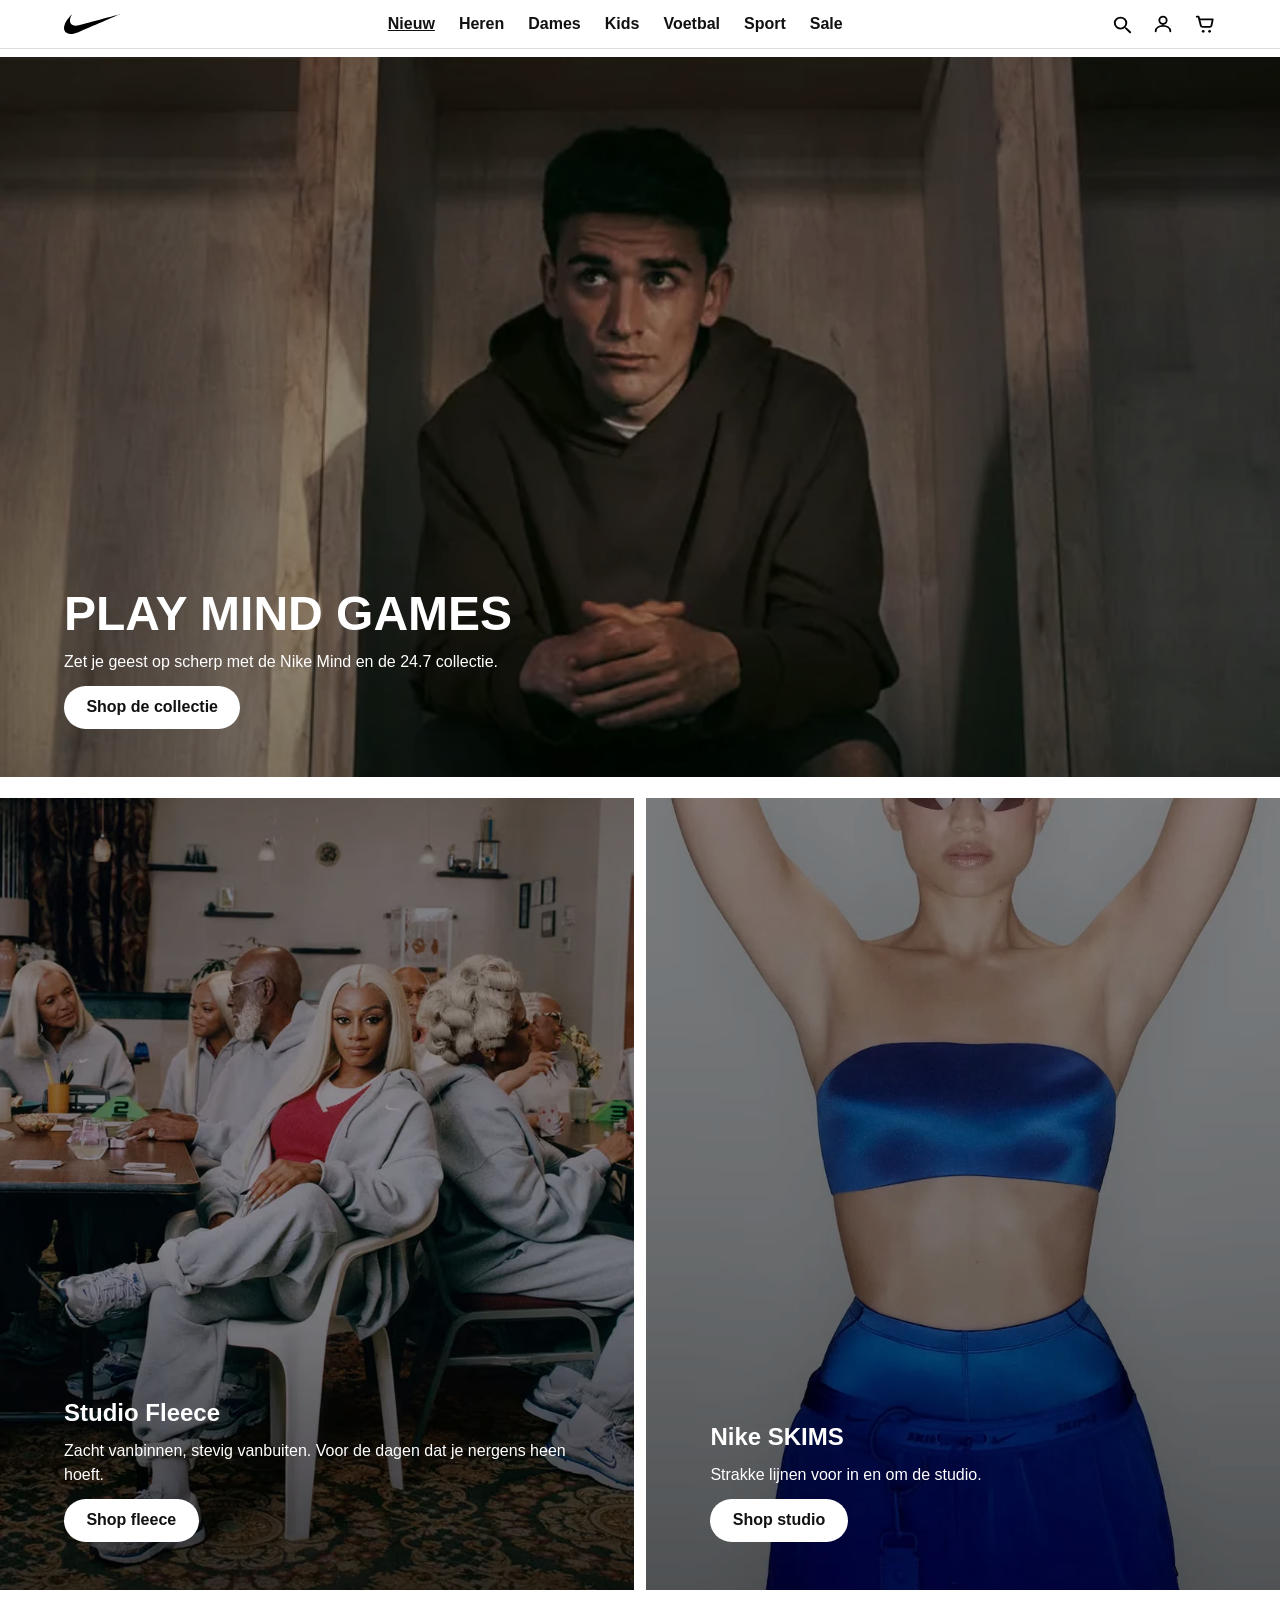
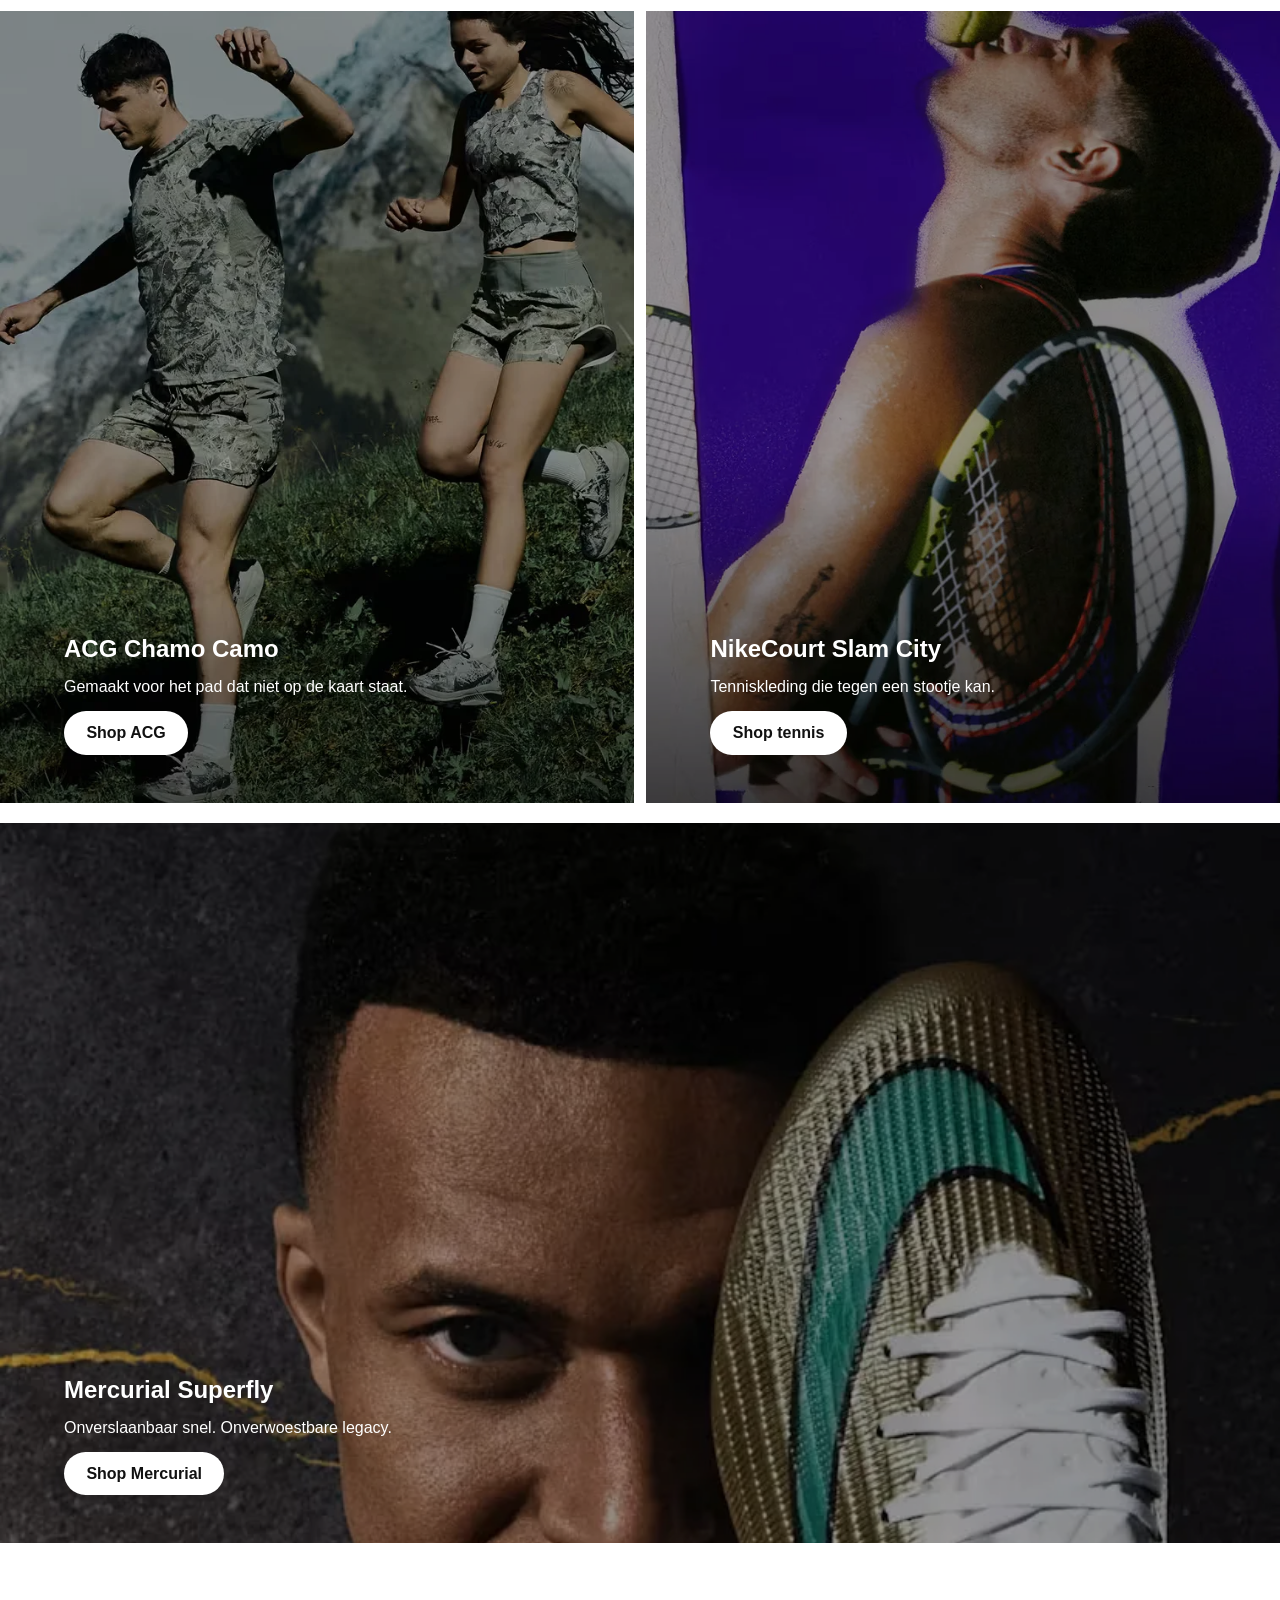
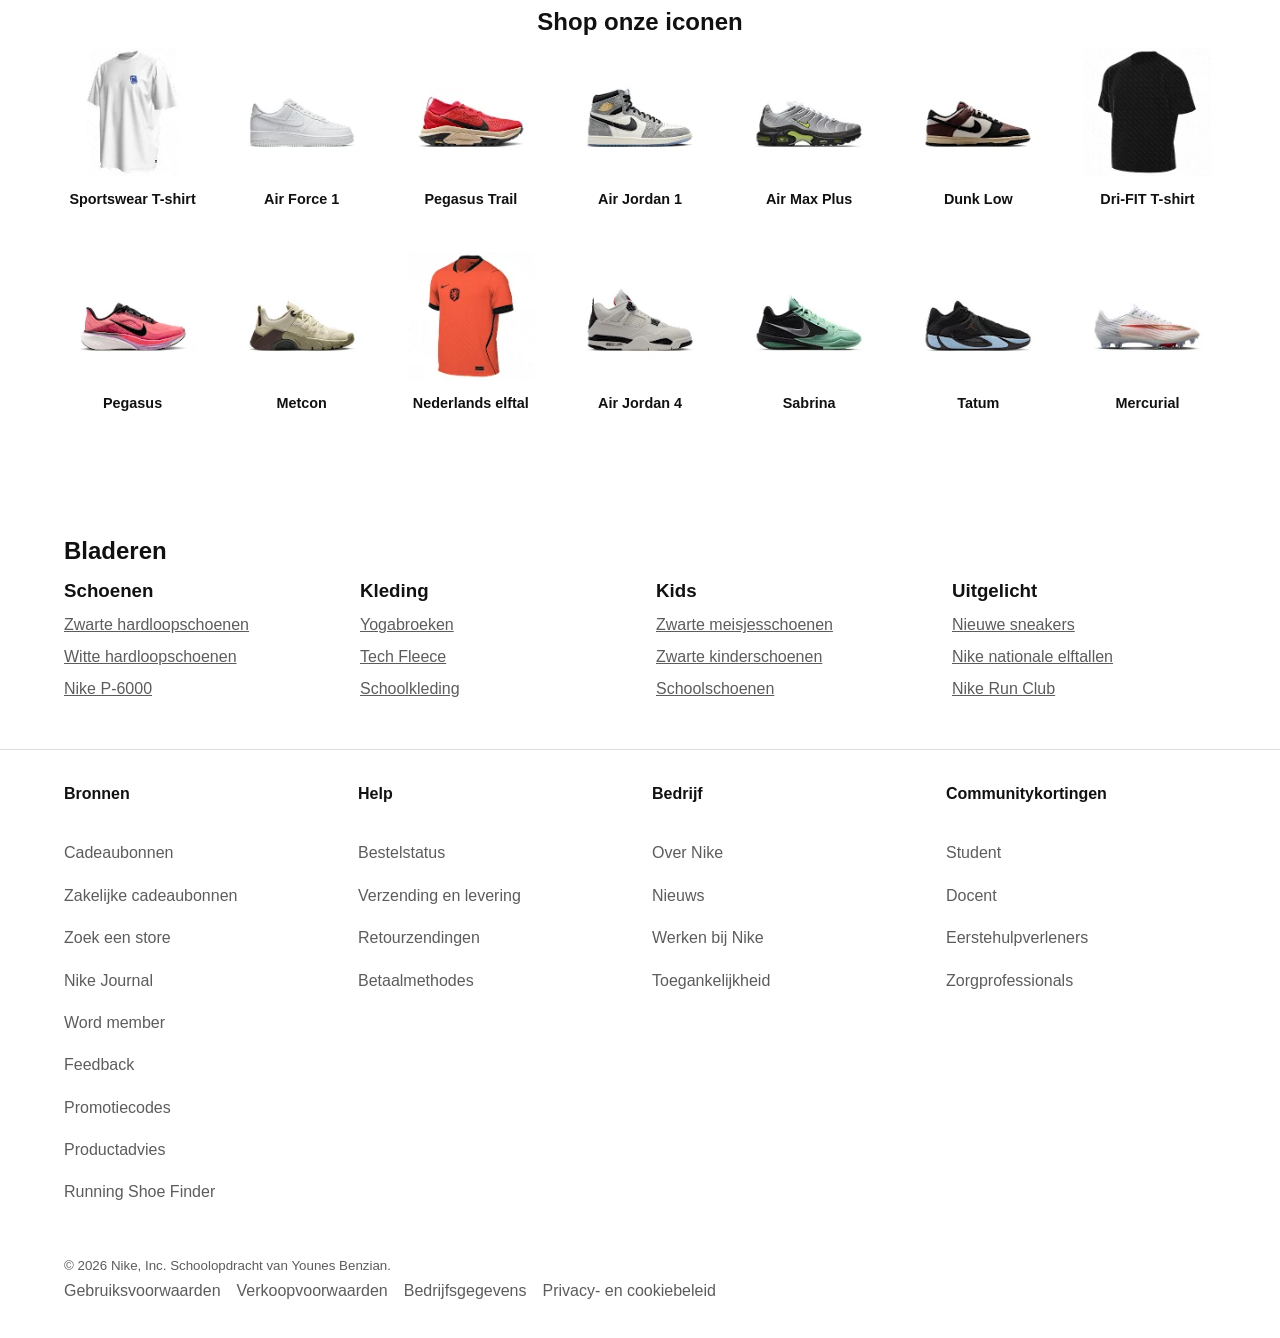
<file: index.html>
<!DOCTYPE html>
<html lang="nl">

<head>
	<meta charset="UTF-8">
	<meta name="viewport" content="width=device-width, initial-scale=1">
	<meta name="author" content="Younes Benzian">
	<meta name="description" content="Namaak van de homepagina van Nike, gemaakt voor Frontend Development.">

	<title>Nike. Just Do It. Nike NL</title>

	<link rel="icon" href="images/logo-nike.svg" type="image/svg+xml">
	<link rel="stylesheet" href="styles/style.css">
	<link rel="stylesheet" href="styles/home.css">

	<script src="scripts/script.js" defer></script>
</head>

<body>

	<!-- skiplink staat expres als allereerst\e.  -->
	<a href="#inhoud">Direct naar de inhoud</a>

	<header>

		<a href="index.html">
			<img src="images/logo-nike.svg" alt="Nike, naar de homepagina">
		</a>

		<nav aria-label="Snelmenu">
			<ul>
				<li><a href="detail.html"><img src="images/search.svg" alt="Zoeken"></a></li>
				<li><a href="detail.html"><img src="images/user.svg" alt="Inloggen"></a></li>
				<li><a href="detail.html"><img src="images/cart.svg" alt="Winkelwagen"></a></li>
			</ul>
		</nav>

		<!-- ariacontrols moet naar een id wijzen, daarom heb ik hier toch een id gebruikt. zonder id kon ik nergens naar verwijzen -->
		 
		<button type="button" aria-label="Hamburgermenu" aria-controls="hoofdmenu" aria-expanded="false">
	<img src="images/menu.svg" alt="">
	<!-- alt leeg laten zodat het niet 2x iets opleest -->
</button>

		<nav id="hoofdmenu" aria-label="Hoofdmenu">
			<ul>
				<li><a href="index.html" aria-current="page">Nieuw</a></li>
				<li><a href="detail.html">Heren</a></li>
				<li><a href="detail.html">Dames</a></li>
				<li><a href="detail.html">Kids</a></li>
				<li><a href="detail.html">Voetbal</a></li>
				<li><a href="detail.html">Sport</a></li>
				<li><a href="detail.html">Sale</a></li>
			</ul>
		</nav>

	</header>

	<main id="inhoud">

		
		<section>
			<img src="images/hero.webp" alt="Sporter zit in de kleedkamer voor de wedstrijd">
			<h1>Play mind games</h1>
			<p>Zet je geest op scherp met de Nike Mind en de 24.7 collectie.</p>
			<a href="detail.html">Shop de collectie</a>
		</section>

		<section>
			<img src="images/banner-fleece.webp" alt="Groep mensen in grijze joggingpakken in een kapsalon">
			<h2>Studio Fleece</h2>
			<p>Zacht vanbinnen, stevig vanbuiten. Voor de dagen dat je nergens heen hoeft.</p>
			<a href="detail.html">Shop fleece</a>
		</section>

		<section>
			<img src="images/banner-skims.webp" alt="Model in een blauwe top en broek met zonnebril">
			<h2>Nike SKIMS</h2>
			<p>Strakke lijnen voor in en om de studio.</p>
			<a href="detail.html">Shop studio</a>
		</section>

		<section>
			<img src="images/banner-acg.webp" alt="Twee hardlopers op een berghelling">
			<h2>ACG Chamo Camo</h2>
			<p>Gemaakt voor het pad dat niet op de kaart staat.</p>
			<a href="detail.html">Shop ACG</a>
		</section>

		<section>
			<img src="images/banner-court.webp" alt="Tennisser met twee rackets tegen een paarse achtergrond">
			<h2>NikeCourt Slam City</h2>
			<p>Tenniskleding die tegen een stootje kan.</p>
			<a href="detail.html">Shop tennis</a>
		</section>

		<section>
			<img src="images/banner-voetbal.webp" alt="Voetballer houdt een gouden Mercurial Superfly voor zijn gezicht">
			<h2>Mercurial Superfly</h2>
			<p>Onverslaanbaar snel. Onverwoestbare legacy.</p>
			<a href="detail.html">Shop Mercurial</a>
		</section>

		<section>

			<h2>Shop onze iconen</h2>

			<!-- 14 stuks, maar op mobiel laat ik er maar 6 zien met nth-child(n + 7). alternatief was 2 aparte lijstjes maken maar dan staat alles dubbel in de html -->
			 <!-- https://developer.mozilla.org/en-US/docs/Web/CSS/Reference/Selectors/:nth-child -->
			<ul>
				<li>
					<img src="images/icoon-1.webp" alt="Wit Nike T-shirt met een klein blauw logo op de borst">
					<h3><a href="detail.html">Sportswear T-shirt</a></h3>
				</li>
				<li>
					<img src="images/icoon-2.webp" alt="Witte Nike Air Force 1 van opzij">
					<h3><a href="detail.html">Air Force 1</a></h3>
				</li>
				<li>
					<img src="images/icoon-3.webp" alt="Rode Nike Pegasus Trail van opzij">
					<h3><a href="detail.html">Pegasus Trail</a></h3>
				</li>
				<li>
					<img src="images/icoon-4.webp" alt="Grijs met gele Nike Air Jordan 1 High van opzij">
					<h3><a href="detail.html">Air Jordan 1</a></h3>
				</li>
				<li>
					<img src="images/icoon-5.webp" alt="Grijs met groene Nike Air Max Plus van opzij">
					<h3><a href="detail.html">Air Max Plus</a></h3>
				</li>
				<li>
					<img src="images/icoon-6.webp" alt="Bruin met witte Nike Dunk Low van opzij">
					<h3><a href="detail.html">Dunk Low</a></h3>
				</li>
				<li>
					<img src="images/icoon-7.webp" alt="Zwart Nike T-shirt, gezien vanaf de achterkant">
					<h3><a href="detail.html">Dri-FIT T-shirt</a></h3>
				</li>
				<li>
					<img src="images/icoon-8.webp" alt="Roze met paarse Nike Pegasus van opzij">
					<h3><a href="detail.html">Pegasus</a></h3>
				</li>
				<li>
					<img src="images/icoon-9.webp" alt="Beige Nike Metcon trainingsschoen van opzij">
					<h3><a href="detail.html">Metcon</a></h3>
				</li>
				<li>
					<img src="images/icoon-10.webp" alt="Oranje thuisshirt van het Nederlands elftal">
					<h3><a href="detail.html">Nederlands elftal</a></h3>
				</li>
				<li>
					<img src="images/icoon-11.webp" alt="Witte Nike Air Jordan 4 met zwarte details van opzij">
					<h3><a href="detail.html">Air Jordan 4</a></h3>
				</li>
				<li>
					<img src="images/icoon-12.webp" alt="Mintgroene Nike Sabrina basketbalschoen van opzij">
					<h3><a href="detail.html">Sabrina</a></h3>
				</li>
				<li>
					<img src="images/icoon-13.webp" alt="Zwart met blauwe Nike Tatum basketbalschoen van opzij">
					<h3><a href="detail.html">Tatum</a></h3>
				</li>
				<li>
					<img src="images/icoon-14.webp" alt="Witte Nike Mercurial voetbalschoen van opzij">
					<h3><a href="detail.html">Mercurial</a></h3>
				</li>
			</ul>

			<!-- verdwijnt na stretch want dan passen alle iconen er wel op functieloos -->
			<a href="detail.html">Toon alles</a>

		</section>

		<section>
			<h2>Bladeren</h2>

			
			<ul>
				<li>
					<h3>Schoenen</h3>
					<ul>
						<li><a href="detail.html">Zwarte hardloopschoenen</a></li>
						<li><a href="detail.html">Witte hardloopschoenen</a></li>
						<li><a href="detail.html">Nike P-6000</a></li>
					</ul>
				</li>
				<li>
					<h3>Kleding</h3>
					<ul>
						<li><a href="detail.html">Yogabroeken</a></li>
						<li><a href="detail.html">Tech Fleece</a></li>
						<li><a href="detail.html">Schoolkleding</a></li>
					</ul>
				</li>
				<li>
					<h3>Kids</h3>
					<ul>
						<li><a href="detail.html">Zwarte meisjesschoenen</a></li>
						<li><a href="detail.html">Zwarte kinderschoenen</a></li>
						<li><a href="detail.html">Schoolschoenen</a></li>
					</ul>
				</li>
				<li>
					<h3>Uitgelicht</h3>
					<ul>
						<li><a href="detail.html">Nieuwe sneakers</a></li>
						<li><a href="detail.html">Nike nationale elftallen</a></li>
						<li><a href="detail.html">Nike Run Club</a></li>
					</ul>
				</li>
			</ul>
		</section>

	</main>

	<footer>

		<nav>

			<!-- alleen dit blok staat standaard open met het open attribuut, de rest klap je zelf uit -->
			<details open>
				<summary>Bronnen</summary>
				<ul>
					<li><a href="detail.html">Cadeaubonnen</a></li>
					<li><a href="detail.html">Zakelijke cadeaubonnen</a></li>
					<li><a href="detail.html">Zoek een store</a></li>
					<li><a href="detail.html">Nike Journal</a></li>
					<li><a href="detail.html">Word member</a></li>
					<li><a href="detail.html">Feedback</a></li>
					<li><a href="detail.html">Promotiecodes</a></li>
					<li><a href="detail.html">Productadvies</a></li>
					<li><a href="detail.html">Running Shoe Finder</a></li>
				</ul>
			</details>
			<details>
				<summary>Help</summary>
				<ul>
					<li><a href="detail.html">Bestelstatus</a></li>
					<li><a href="detail.html">Verzending en levering</a></li>
					<li><a href="detail.html">Retourzendingen</a></li>
					<li><a href="detail.html">Betaalmethodes</a></li>
				</ul>
			</details>
			<details>
				<summary>Bedrijf</summary>
				<ul>
					<li><a href="detail.html">Over Nike</a></li>
					<li><a href="detail.html">Nieuws</a></li>
					<li><a href="detail.html">Werken bij Nike</a></li>
					<li><a href="detail.html">Toegankelijkheid</a></li>
				</ul>
			</details>

			<details>
				<summary>Communitykortingen</summary>
				<ul>
					<li><a href="detail.html">Student</a></li>
					<li><a href="detail.html">Docent</a></li>
					<li><a href="detail.html">Eerstehulpverleners</a></li>
					<li><a href="detail.html">Zorgprofessionals</a></li>
				</ul>
			</details>
		</nav>

		<small>&copy; 2026 Nike, Inc. Schoolopdracht van Younes Benzian.</small>

		<nav aria-label="Voorwaarden">
			<ul>
				<li><a href="detail.html">Gebruiksvoorwaarden</a></li>
				<li><a href="detail.html">Verkoopvoorwaarden</a></li>
				<li><a href="detail.html">Bedrijfsgegevens</a></li>
				<li><a href="detail.html">Privacy- en cookiebeleid</a></li>
			</ul>
		</nav>

	</footer>

</body>

</html>
</file>
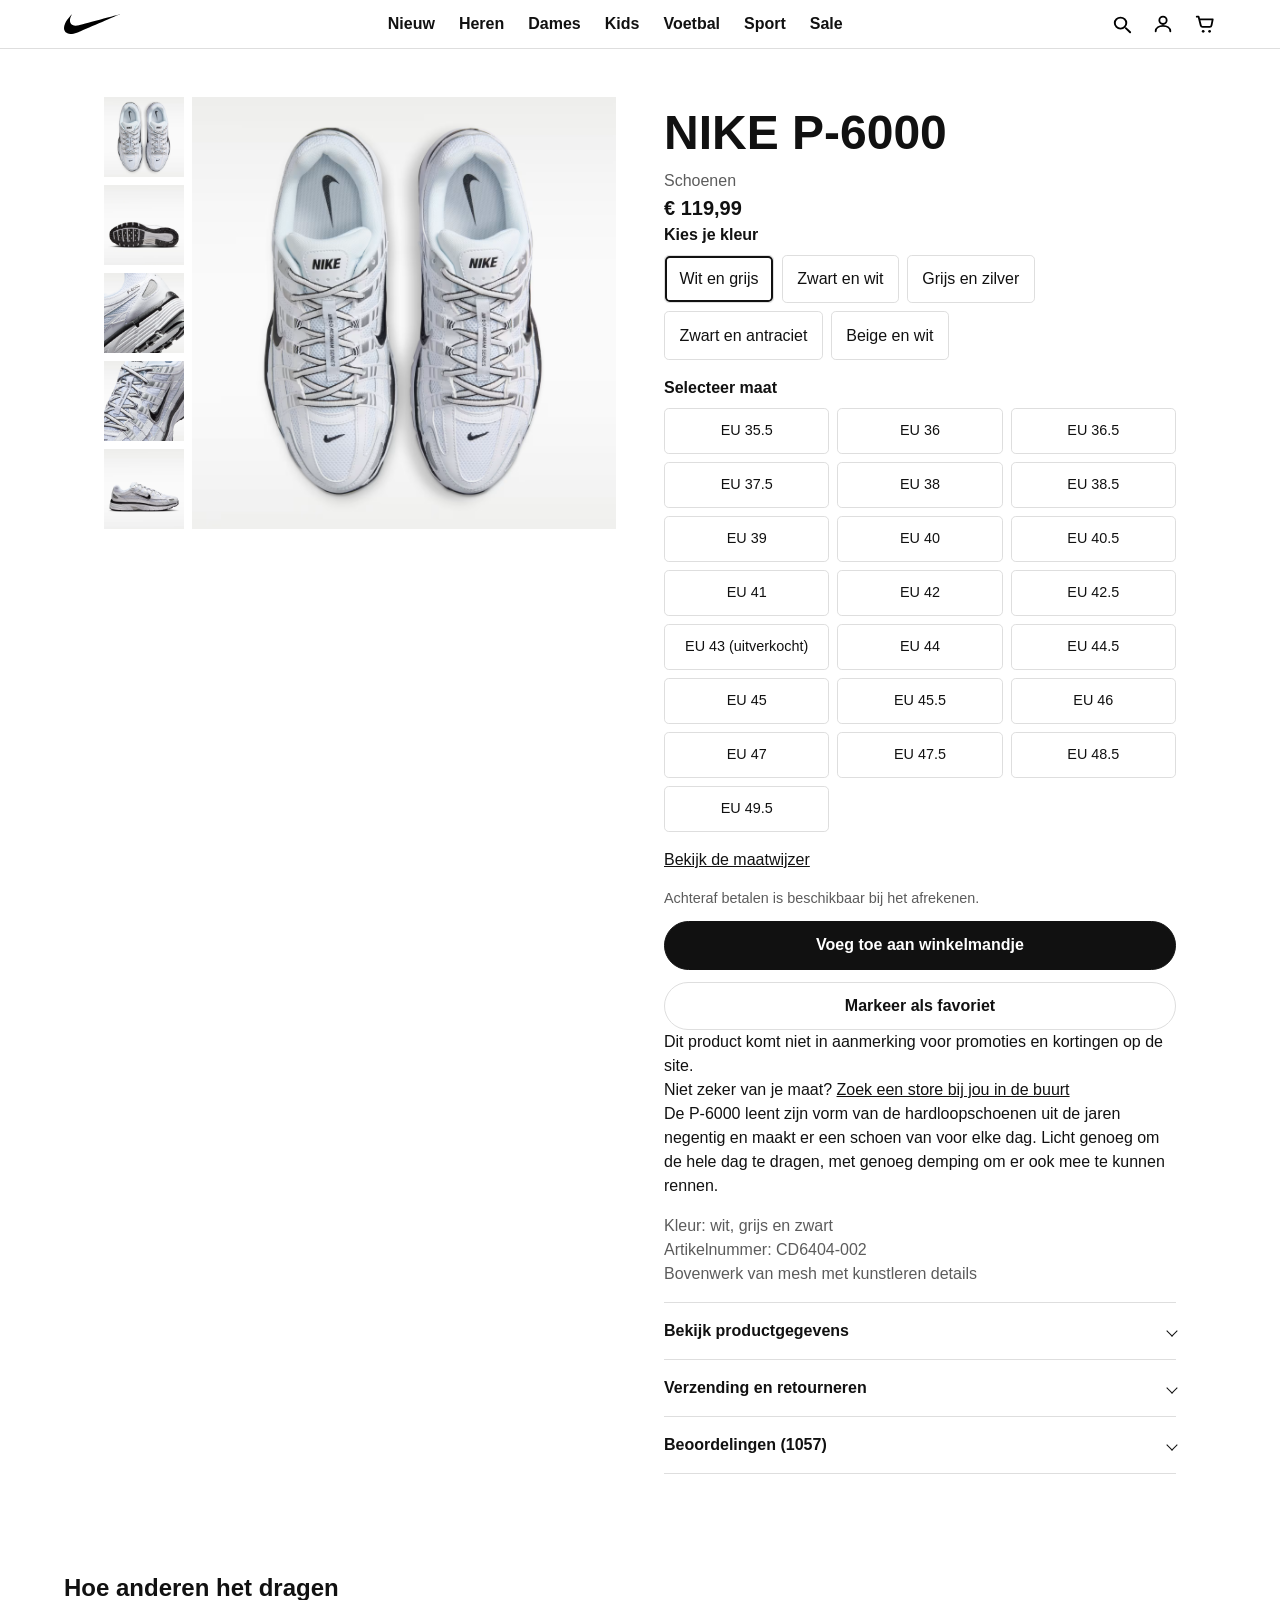
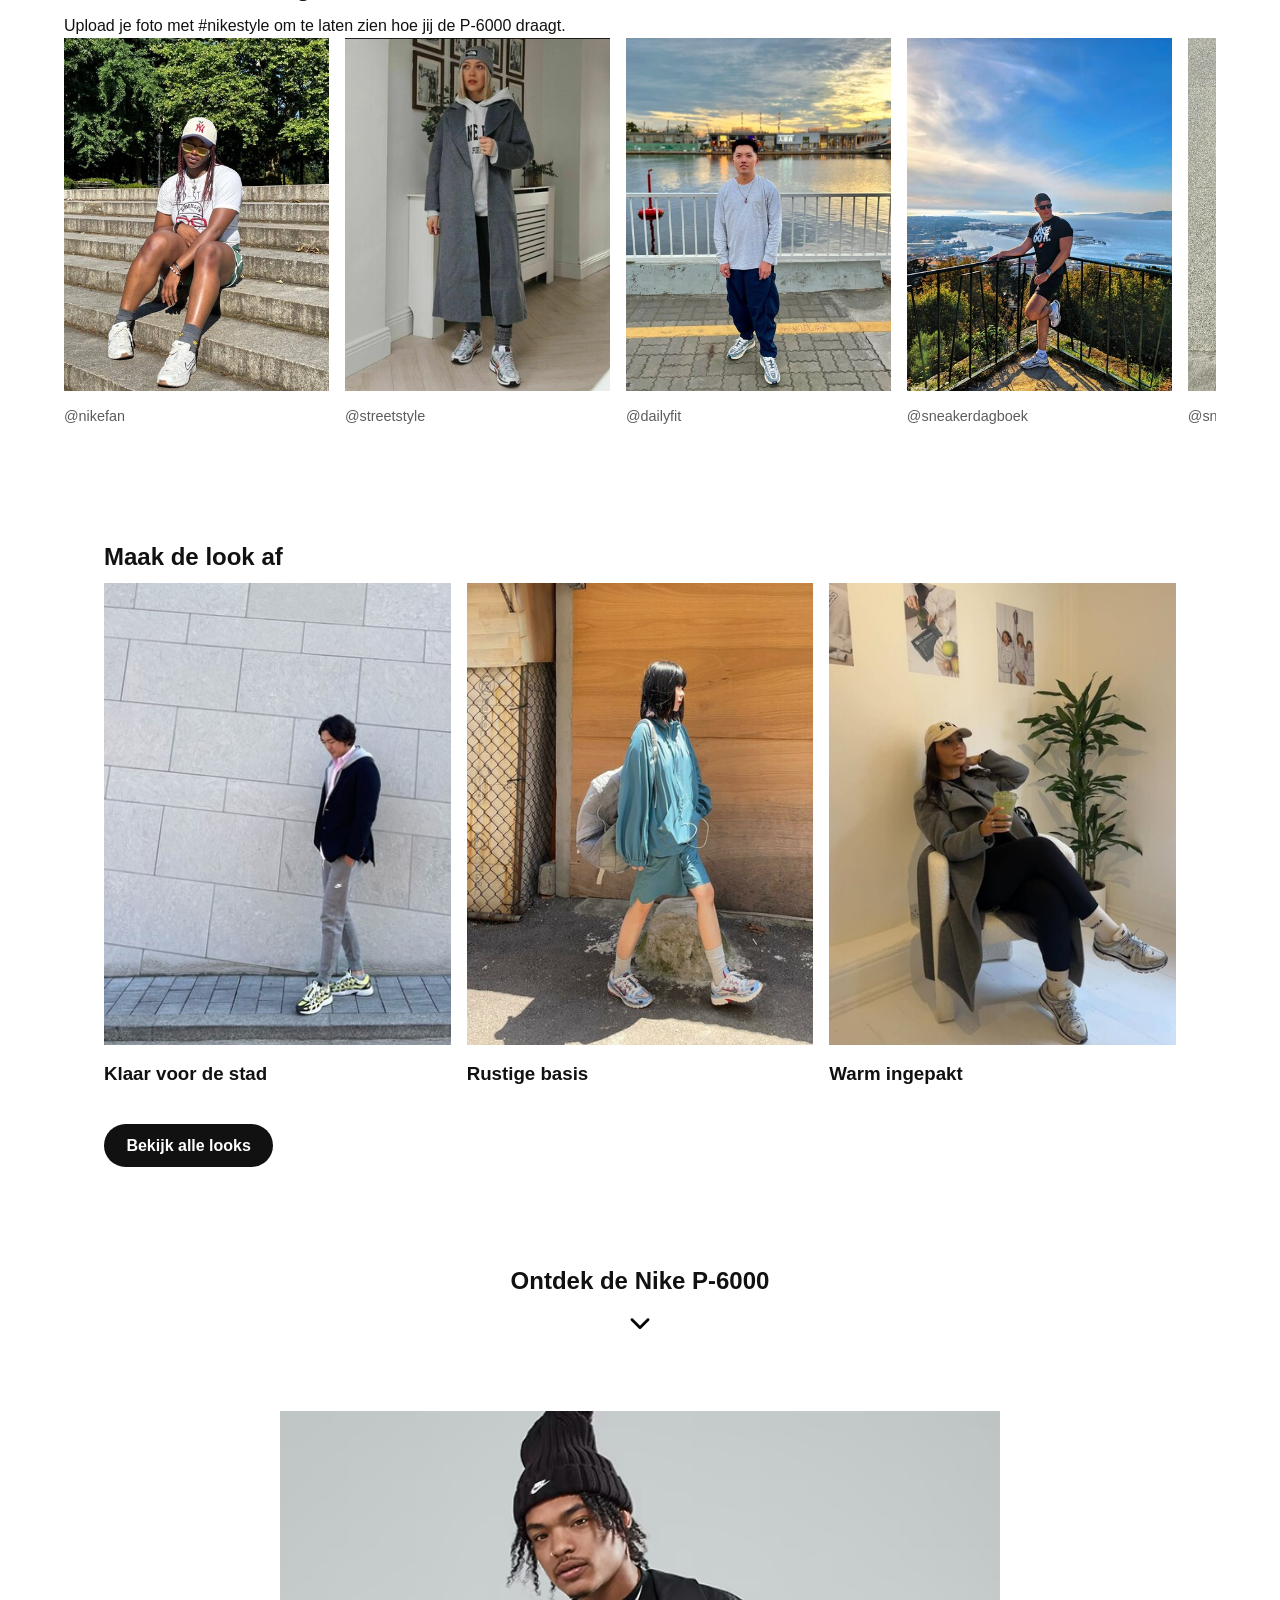
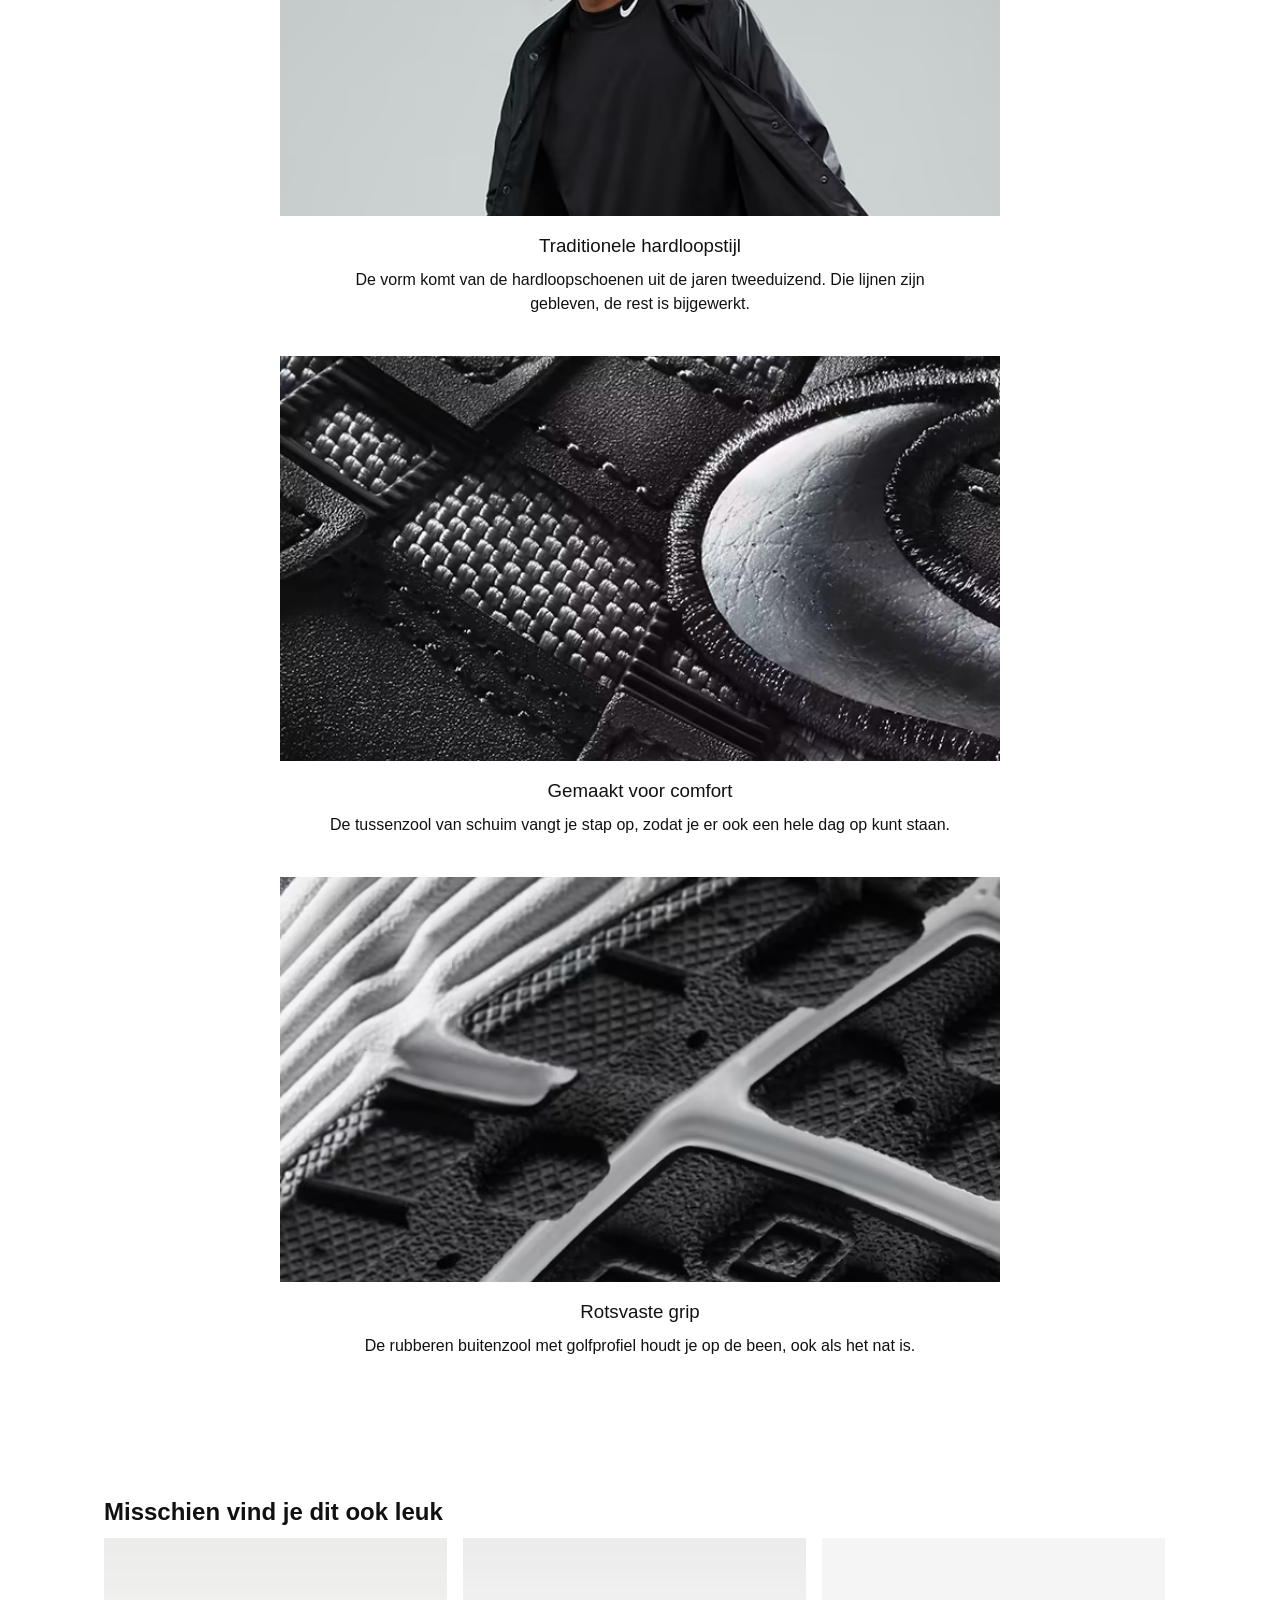
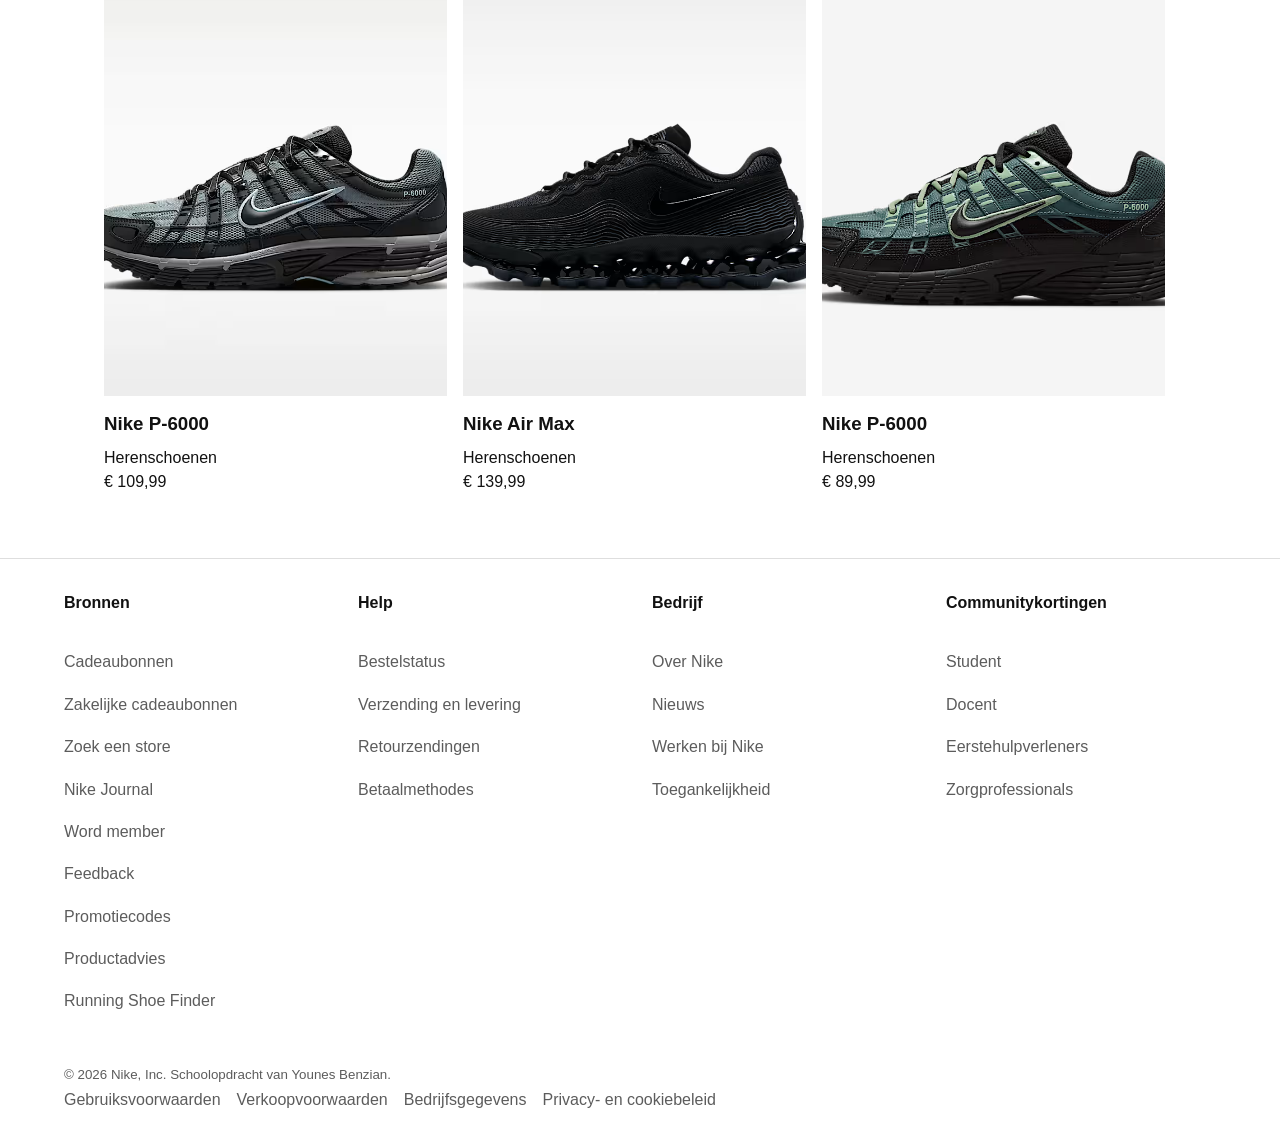
<file: detail.html>
<!DOCTYPE html>
<html lang="nl">

<head>
	<meta charset="UTF-8">
	<meta name="viewport" content="width=device-width, initial-scale=1">
	<meta name="author" content="Younes Benzian">
	<meta name="description" content="Productpagina van de Nike P-6000, gemaakt voor Frontend Development.">

	<title>Nike P-6000 schoenen. Nike NL</title>

	<link rel="icon" href="images/logo-nike.svg" type="image/svg+xml">
	<link rel="stylesheet" href="styles/style.css">
	<link rel="stylesheet" href="styles/detail.css">

	<script src="scripts/script.js" defer></script>
</head>

<body>

	<a href="#inhoud">Direct naar de inhoud</a>

	<header>

		<a href="index.html">
			<img src="images/logo-nike.svg" alt="Nike, naar de homepagina">
		</a>

		<nav aria-label="Snelmenu">
			<ul>
				<li><a href="index.html"><img src="images/search.svg" alt="Zoeken"></a></li>
				<li><a href="index.html"><img src="images/user.svg" alt="Inloggen"></a></li>
				<li><a href="index.html"><img src="images/cart.svg" alt="Winkelwagen"></a></li>
			</ul>
		</nav>

		<button type="button" aria-controls="hoofdmenu" aria-expanded="false">
			<img src="images/menu.svg" alt="Menu">
		</button>

		<nav id="hoofdmenu" aria-label="Hoofdmenu">
			<ul>
				<li><a href="index.html">Nieuw</a></li>
				<li><a href="index.html">Heren</a></li>
				<li><a href="index.html">Dames</a></li>
				<li><a href="index.html">Kids</a></li>
				<li><a href="index.html">Voetbal</a></li>
				<li><a href="index.html">Sport</a></li>
				<li><a href="index.html">Sale</a></li>
			</ul>
		</nav>

	</header>

	<main id="inhoud">

		<section>

			<h1>Nike P-6000</h1>
			<p>Schoenen</p>
			<p>&euro; 119,99</p>

			<!-- de productfotos. op mobiel is dit een caroussel waar je zijwaarts doorheen scrollt, vanaf 57em maak ik er een grid van met een smalle kolom links -->
			<ul>
				<li><img src="images/NIKE+P-6000 (3).avif" alt="De Nike P-6000 van bovenaf, een paar naast elkaar"></li>
				<li><img src="images/NIKE+P-6000 (3).avif" alt="De Nike P-6000 van bovenaf met het Nike-logo op de tong"></li>
				<li><img src="images/NIKE+P-6000 (4).avif" alt="De buitenzool van de Nike P-6000"></li>
				<li><img src="images/schuin.avif" alt="De zijkant van de Nike P-6000 van dichtbij"></li>
				<li><img src="images/zijkantboven (1).avif" alt="De veters van de Nike P-6000 van dichtbij"></li>
				<li><img src="images/NIKE+P-6000 (2).avif" alt="De witte Nike P-6000 van de zijkant"></li>
			</ul>

			<form action="#" method="get">

				<fieldset>
					<legend>Kies je kleur</legend>
					<label><input type="radio" name="kleur" value="wit-grijs" checked> Wit en grijs</label>
					<label><input type="radio" name="kleur" value="zwart-wit"> Zwart en wit</label>
					<label><input type="radio" name="kleur" value="grijs-zilver"> Grijs en zilver</label>
					<label><input type="radio" name="kleur" value="zwart-antraciet"> Zwart en antraciet</label>
					<label><input type="radio" name="kleur" value="beige-wit"> Beige en wit</label>
				</fieldset>

				<!-- radio en geen button, want je mag maar 1 maat kiezen. het bolletje zelf verstop ik in css met appearance none zodat het hele vakje klikbaar wordt -->
				<fieldset>
					<legend>Selecteer maat</legend>
					<label><input type="radio" name="maat" value="35.5"> EU 35.5</label>
					<label><input type="radio" name="maat" value="36"> EU 36</label>
					<label><input type="radio" name="maat" value="36.5"> EU 36.5</label>
					<label><input type="radio" name="maat" value="37.5"> EU 37.5</label>
					<label><input type="radio" name="maat" value="38"> EU 38</label>
					<label><input type="radio" name="maat" value="38.5"> EU 38.5</label>
					<label><input type="radio" name="maat" value="39"> EU 39</label>
					<label><input type="radio" name="maat" value="40"> EU 40</label>
					<label><input type="radio" name="maat" value="40.5"> EU 40.5</label>
					<label><input type="radio" name="maat" value="41"> EU 41</label>
					<label><input type="radio" name="maat" value="42"> EU 42</label>
					<label><input type="radio" name="maat" value="42.5"> EU 42.5</label>
					<!-- deze maat op disabled, dan kun je hem niet aanklikken en slaat de browser hem ook over met tab -->
					<label><input type="radio" name="maat" value="43" disabled> EU 43 (uitverkocht)</label>
					<label><input type="radio" name="maat" value="44"> EU 44</label>
					<label><input type="radio" name="maat" value="44.5"> EU 44.5</label>
					<label><input type="radio" name="maat" value="45"> EU 45</label>
					<label><input type="radio" name="maat" value="45.5"> EU 45.5</label>
					<label><input type="radio" name="maat" value="46"> EU 46</label>
					<label><input type="radio" name="maat" value="47"> EU 47</label>
					<label><input type="radio" name="maat" value="47.5"> EU 47.5</label>
					<label><input type="radio" name="maat" value="48.5"> EU 48.5</label>
					<label><input type="radio" name="maat" value="49.5"> EU 49.5</label>
				</fieldset>

				<a href="index.html">Bekijk de maatwijzer</a>

				<p>Achteraf betalen is beschikbaar bij het afrekenen.</p>

				<button type="submit">Voeg toe aan winkelmandje</button>

				<button type="button">Markeer als favoriet</button>

			</form>

			<p>Dit product komt niet in aanmerking voor promoties en kortingen op de site.</p>

			<p>Niet zeker van je maat? <a href="index.html">Zoek een store bij jou in de buurt</a></p>

			<p>De P-6000 leent zijn vorm van de hardloopschoenen uit de jaren negentig en maakt er een schoen van voor elke dag. Licht genoeg om de hele dag te dragen, met genoeg demping om er ook mee te kunnen rennen.</p>

			<ul>
				<li>Kleur: wit, grijs en zwart</li>
				<li>Artikelnummer: CD6404-002</li>
				<li>Bovenwerk van mesh met kunstleren details</li>
			</ul>

			<details>
				<summary>Bekijk productgegevens</summary>
				<p>Het bovenwerk bestaat uit mesh met kunstleren overlays. De tussenzool van schuim vangt je stap op en de rubberen buitenzool geeft grip op straat.</p>
			</details>

			<details>
				<summary>Verzending en retourneren</summary>
				<p>Bezorging duurt twee tot vier werkdagen. Je kunt je bestelling binnen dertig dagen gratis retourneren.</p>
			</details>

			<details>
				<summary>Beoordelingen (1057)</summary>
				<p>Deze schoen krijgt gemiddeld 4,8 van de 5 sterren. Kopers noemen vooral de pasvorm en het comfort bij langer lopen.</p>
				<a href="index.html">Lees alle beoordelingen</a>
			</details>

		</section>

		<section>

			<h2>Hoe anderen het dragen</h2>

			<p>Upload je foto met #nikestyle om te laten zien hoe jij de P-6000 draagt.</p>

			<ul>
				<li>
					<img src="images/vrouw2.jpg" alt="Vrouw met pet en zonnebril op een trap in het park, in een wit shirt en korte broek">
					<p>@nikefan</p>
				</li>
				<li>
					<img src="images/vrouw3.png" alt="Vrouw in een lange grijze jas met een grijze hoodie en een pet">
					<p>@streetstyle</p>
				</li>
				<li>
					<img src="images/man4.jpg" alt="Man in een grijze longsleeve en donkerblauwe broek bij het water">
					<p>@dailyfit</p>
				</li>
				<li>
					<img src="images/manmetuitziht.jpg" alt="Man in een zwarte set bij een uitkijkpunt over de baai">
					<p>@sneakerdagboek</p>
				</li>
				<li>
					<img src="images/man5.jpg" alt="Man in een donker trainingspak met pet en schoudertas bij een betonnen muur">
					<p>@sneakerdagboek</p>
				</li>
				<li>
					<img src="images/vrouwmetp600.jpg" alt="Vrouw in een grijze top en blauwe cargobroek bij een wit hek">
					<p>@sneakerdagboek</p>
				</li>
			</ul>

		</section>

		<section>
			<h2>Maak de look af</h2>

			<ul>
				<li>
					<img src="images/asianguy.jpg" alt="Man in een donkere blazer met roze hoodie en grijze joggingbroek">
					<h3>Klaar voor de stad</h3>
				</li>
				<li>
					<img src="images/chiensevrouw.jpg" alt="Vrouw in een blauwgroene set met een tas over haar schouder">
					<h3>Rustige basis</h3>
				</li>
				<li>
					<img src="images/matchameid.jpg" alt="Vrouw in een grijze jas en zwarte legging in een stoel met een drankje">
					<h3>Warm ingepakt</h3>
				</li>
			</ul>

			<a href="index.html">Bekijk alle looks</a>

		</section>

		<section>

			<h2>Ontdek de Nike P-6000</h2>
			<!-- lege alt want dit pijltje is alleen versiering, een screenreader hoeft dat niet voor te lezen -->
			<img src="images/scroll dowb icon.png" alt="">
			<img src="images/manmetlegging.avif" alt="Man met vlechten in een muts en een zwarte jas over een zwart shirt">
			<h3>Traditionele hardloopstijl</h3>
			<p>De vorm komt van de hardloopschoenen uit de jaren tweeduizend. Die lijnen zijn gebleven, de rest is bijgewerkt.</p>

			<img src="images/ingezooomde p600.avif" alt="Het zwarte bovenwerk van de Nike P-6000 van heel dichtbij">
			<h3>Gemaakt voor comfort</h3>
			<p>De tussenzool van schuim vangt je stap op, zodat je er ook een hele dag op kunt staan.</p>

			<img src="images/ingezoomdopzool.avif" alt="Het profiel van de buitenzool van de Nike P-6000 van heel dichtbij">
			<h3>Rotsvaste grip</h3>
			<p>De rubberen buitenzool met golfprofiel houdt je op de been, ook als het nat is.</p>

		</section>

		<section>

			<h2>Misschien vind je dit ook leuk</h2>

			<!-- 5 producten, je ziet er ongeveer 3 en de rest scroll je erbij. hier was geen javascript voor nodig, scroll-snap in css doet het werk -->
			<ul>
				<li>
					<a href="index.html"><img src="images/qqlawi.avif" alt="De Nike P-6000 in zwart met een lichtblauwe swoosh van de zijkant"></a>
					<h3>Nike P-6000</h3>
					<p>Herenschoenen</p>
					<p>&euro; 109,99</p>
				</li>
				<li>
					<a href="index.html"><img src="images/NIKE+AIR+LIQUID+MAX+AW.avif" alt="De Nike Air Max in helemaal zwart van de zijkant"></a>
					<h3>Nike Air Max</h3>
					<p>Herenschoenen</p>
					<p>&euro; 139,99</p>
				</li>
				<li>
					<a href="index.html"><img src="images/Screenshot 2026-09-28 180601.png" alt="De Nike P-6000 in donkergroen en zwart van de zijkant"></a>
					<h3>Nike P-6000</h3>
					<p>Herenschoenen</p>
					<p>&euro; 89,99</p>
				</li>
				<li>
					<a href="index.html"><img src="images/p[.png" alt="De Nike P-6000 in helemaal zwart van de zijkant"></a>
					<h3>Nike P-6000</h3>
					<p>Herenschoenen</p>
					<p>&euro; 87,49</p>
				</li>
				<li>
					<a href="index.html"><img src="images/NIKE+MIND+001.avif" alt="Een paar roze Nike slippers"></a>
					<h3>Nike Mind</h3>
					<p>Schoenen</p>
					<p>&euro; 129,99</p>
				</li>
			</ul>

		</section>

	</main>

	<footer>

		<nav>
			
			<details open>
				<summary>Bronnen</summary>
				<ul>
					<li><a href="index.html">Cadeaubonnen</a></li>
					<li><a href="index.html">Zakelijke cadeaubonnen</a></li>
					<li><a href="index.html">Zoek een store</a></li>
					<li><a href="index.html">Nike Journal</a></li>
					<li><a href="index.html">Word member</a></li>
					<li><a href="index.html">Feedback</a></li>
					<li><a href="index.html">Promotiecodes</a></li>
					<li><a href="index.html">Productadvies</a></li>
					<li><a href="index.html">Running Shoe Finder</a></li>
				</ul>
			</details>
			<details>
				<summary>Help</summary>
				<ul>
					<li><a href="index.html">Bestelstatus</a></li>
					<li><a href="index.html">Verzending en levering</a></li>
					<li><a href="index.html">Retourzendingen</a></li>
					<li><a href="index.html">Betaalmethodes</a></li>
				</ul>
			</details>
			<details>
				<summary>Bedrijf</summary>
				<ul>
					<li><a href="index.html">Over Nike</a></li>
					<li><a href="index.html">Nieuws</a></li>
					<li><a href="index.html">Werken bij Nike</a></li>
					<li><a href="index.html">Toegankelijkheid</a></li>
				</ul>
			</details>
			<details>
				<summary>Communitykortingen</summary>
				<ul>
					<li><a href="index.html">Student</a></li>
					<li><a href="index.html">Docent</a></li>
					<li><a href="index.html">Eerstehulpverleners</a></li>
					<li><a href="index.html">Zorgprofessionals</a></li>
				</ul>
			</details>
		</nav>

		<small>&copy; 2026 Nike, Inc. Schoolopdracht van Younes Benzian.</small>

		<nav aria-label="Voorwaarden">
			<ul>
				<li><a href="index.html">Gebruiksvoorwaarden</a></li>
				<li><a href="index.html">Verkoopvoorwaarden</a></li>
				<li><a href="index.html">Bedrijfsgegevens</a></li>
				<li><a href="index.html">Privacy- en cookiebeleid</a></li>
			</ul>
		</nav>

	</footer>

</body>

</html>
</file>
<file: styles/style.css>
/* reset. alles op nul zodat ik zelf bepaal waar er ruimte komt en niet de browser */
*,
*::before,
*::after {
	box-sizing: border-box;
	margin: 0;
	padding: 0;
}

/* https://developer.mozilla.org/en-US/docs/Web/CSS/Reference/Properties/--* */
:root {
	--kleur-tekst: #111111;
	--kleur-achtergrond: #ffffff;
	--kleur-gedempt: #5c5c5c;
	--kleur-lijn: #dedede;
	--kleur-vlak: #f5f5f5;
	--kleur-accent: #c23b00;

	--ruimte: 1rem;
}

/* pakt vanzelf de donkere kleuren als je telefoon op dark staat. NIKE HEEFT ZELF GEEN DARKMODE SIRE */
@media (prefers-color-scheme: dark) {

	:root {
		--kleur-tekst: #f2f2f2;
		--kleur-achtergrond: #101010;
		--kleur-gedempt: #b3b3b3;
		--kleur-lijn: #3a3a3a;
		--kleur-vlak: #1c1c1c;
		--kleur-accent: #ff8a5c;
	}

}

body {
	font-family: "Helvetica Neue", Helvetica, Arial, sans-serif;
	line-height: 1.5;
	color: var(--kleur-tekst);
	background-color: var(--kleur-achtergrond);
}

main h1 {
	text-transform: uppercase;
}

img {
	display: block;
	max-width: 100%;
	height: auto;
}

ul,
ol {
	list-style: none;
}

a {
	color: var(--kleur-tekst);
}

:focus-visible {
	outline: 0.2rem solid var(--kleur-accent);
	outline-offset: 0.2rem;
}

/* de skiplink parkeer ik links buiten beeld. met display none zou het niet werken, dan kun je er ook niet meer naartoe tabben */
body > a:first-child {
	position: absolute;
	left: -100vw;
}

body > a:first-child:focus {
	position: static;
	display: block;
	padding: var(--ruimte);
	background-color: var(--kleur-accent);
	color: var(--kleur-achtergrond);
}

header {
	display: flex;
	align-items: center;
	gap: var(--ruimte);
	padding: 0.75rem var(--ruimte);
	border-bottom: 0.1rem solid var(--kleur-lijn);
}

header img {
	width: 1.4rem;
}

header > a img {
	width: 3.5rem;
}

header > button {
	padding: 0.5rem 0.7rem;
	background-color: transparent;
	cursor: pointer;
	border: none;
}

header nav[aria-label="Snelmenu"] {
	margin-left: auto;
}

header nav[aria-label="Snelmenu"] ul {
	display: flex;
	gap: 1.2rem;
}

/* het uitschuifmenu. hij staat standaard rechts buiten beeld met translate, javascript zet de class open erop en dan schuift hij naar binnen */
/* visibility hidden staat erbij zodat je er niet per ongeluk naartoe kan tabben terwijl hij dicht is */
nav[aria-label="Hoofdmenu"] {
	position: fixed;
	top: 0;
	right: 0;
	bottom: 0;
	z-index: 2;
	width: 70%;
	padding: 5rem 1.5rem;
	border-left: 0.1rem solid var(--kleur-lijn);
	background-color: var(--kleur-vlak);
	translate: 100% 0;
	visibility: hidden;
	transition: translate 0.3s, visibility 0.3s;
}
/* https://developer.mozilla.org/en-US/docs/Web/CSS/Reference/Values/transform-function/translate */
nav[aria-label="Hoofdmenu"].open {
	translate: 0 0;
	visibility: visible;
}

nav[aria-label="Hoofdmenu"] ul {
	display: grid;
	gap: 0.75rem;
}

nav[aria-label="Hoofdmenu"] a {
	font-size: 1.25rem;
	font-weight: 600;
	text-decoration: none;
}

nav[aria-label="Hoofdmenu"] a[aria-current="page"] {
	text-decoration: underline;
}

main > section {
	padding: 3rem var(--ruimte);
}

main h2,
main h3 {
	margin-bottom: 0.5rem;
}

/* de zwarte pil van nike. het is gwn een link, maar met een border-radius van 2rem ziet hij eruit als een knop */
main section > a,
main section li > a {
	display: inline-block;
	margin-top: 0.75rem;
	padding: 0.6rem 1.4rem;
	border-radius: 2rem;
	background-color: var(--kleur-tekst);
	color: var(--kleur-achtergrond);
	font-weight: 600;
	text-decoration: none;
}

main ul ul a {
	display: inline;
	margin: 0;
	padding: 0;
	background-color: transparent;
	color: var(--kleur-gedempt);
	font-weight: 400;
	text-decoration: underline;
}

main ul ul a:hover {
	color: var(--kleur-tekst);
}

main button {
	margin-top: 0.75rem;
	padding: 0.7rem 1.4rem;
	border: 0.1rem solid var(--kleur-tekst);
	border-radius: 2rem;
	background-color: var(--kleur-tekst);
	color: var(--kleur-achtergrond);
	font: inherit;
	font-weight: 600;
	cursor: pointer;
}

footer {
	padding: 2rem var(--ruimte);
	border-top: 0.1rem solid var(--kleur-lijn);
	/* background-color: var(--kleur-vlak); */
}

/* met flex zet ik de titel links en het pijltje rechts, net als op de nike site */
/* list-style none haalt het standaard driehoekje van de browser weg */
footer summary {
	display: flex;
	justify-content: space-between;
	align-items: center;
	padding: 1rem 0;
	border-bottom: 0.1rem solid var(--kleur-lijn);
	font-weight: 700;
	cursor: pointer;
	list-style: none;
}

/* het pijltje is een leeg vierkantje waarvan ik alleen twee randen teken en dat ik een kwartslag draai */
footer summary::after {
	content: "";
	width: 0.5rem;
	height: 0.5rem;
	border-right: 0.1rem solid var(--kleur-tekst);
	border-bottom: 0.1rem solid var(--kleur-tekst);
	rotate: 45deg;
}

/* staat het blok open, dan draai ik het pijltje de andere kant op */
footer details[open] summary::after {
	rotate: 225deg;
}

footer nav ul {
	display: grid;
	gap: 0.75rem;
	padding: 1rem 0;
}

footer nav a {
	display: inline-block;
	padding: 0.2rem 0;
	text-decoration: none;
}

footer nav a:hover {
	text-decoration: underline;
}

footer nav[aria-label="Voorwaarden"] ul {
	display: flex;
	flex-wrap: wrap;
	gap: var(--ruimte);
	padding: 0;
}

footer a {
	color: var(--kleur-gedempt);
}

footer small {
	display: block;
	margin-top: 2rem;
	color: var(--kleur-gedempt);
}
/* https://developer.mozilla.org/en-US/docs/Web/CSS/Reference/At-rules/@media */
/* vanaf hier past het menu gewoon in de header, dus de hamburger gaat weg en het uitschuifmenu wordt een normaal rijtje */
@media (min-width: 38em) {

	header {
		padding-inline: 2rem;
	}
/* https://developer.mozilla.org/en-US/docs/Web/CSS/Reference/Properties/display */
	header > button {
		display: none;
	}

	/* met order zet ik het logo links, het menu in het midden en het snelmenu rechts, zonder de volgorde in de html om te gooien */
	header > a {
		order: 1;
	}

	header nav[aria-label="Snelmenu"] {
		order: 3;
		margin-left: 0;
	}

	nav[aria-label="Hoofdmenu"] {
		order: 2;
		margin-inline: auto;
		position: static;
		width: auto;
		padding: 0;
		border: none;
		background-color: transparent;
		translate: none;
		visibility: visible;
	}

		nav[aria-label="Hoofdmenu"] ul {
			display: flex;
		}

	nav[aria-label="Hoofdmenu"] a {
		font-size: 0.9rem;
	}

	main > section {
		padding-inline: 2rem;
	}

	footer {
		padding-inline: 2rem;
	}

		
	footer nav:first-of-type {
		display: grid;
		grid-template-columns: 1fr 1fr;
		gap: 1.5rem;
		align-items: start;
	}

	footer summary {
		padding-top: 0;
		border-bottom: none;
	}

	footer summary::after {
		display: none;
	}
}

@media (min-width: 57em) {

	header,
	main > section,
	footer {
		padding-inline: 4rem;
	}

	nav[aria-label="Hoofdmenu"] ul {
		gap: 1.5rem;
	}

	nav[aria-label="Hoofdmenu"] a {
		font-size: 1rem;
	}

	main h1 {
		font-size: 3rem;
	}

	footer nav:first-of-type {
		grid-template-columns: 1fr 1fr 1fr 1fr;
	}

}

/* sommige mensen hebben animaties uitstaan*/
/* https://developer.mozilla.org/en-US/docs/Web/CSS/Reference/At-rules/@media/prefers-reduced-motion */
@media (prefers-reduced-motion: reduce) {

	*,
	*::before,
	*::after {
		transition-duration: 0.01ms;
	}

}
</file>
<file: styles/home.css>
/* de 6 banners. position relative is nodig zodat de foto erin zich aan de section vastpakt */
/* align-content end duwt de tekst naar de onderkant, zo staat het ook op de nike site */
main section:nth-of-type(1),
main section:nth-of-type(2),
main section:nth-of-type(3),
main section:nth-of-type(4),
main section:nth-of-type(5),
main section:nth-of-type(6) {
	position: relative;
	display: grid;
	align-content: end;
	aspect-ratio: 4 / 5;
	color: #ffffff;
	margin-top: 0.5rem;
}

/* de foto vult de hele section en gaat met z-index -1 achter de tekst langs. brightness maakt hem donkerder zodat witte tekst leesbaar blijft */
/* https://developer.mozilla.org/en-US/docs/Web/CSS/Reference/Properties/position */

main section > img {
	position: absolute;
	top: 0;
	right: 0;
	bottom: 0;
	left: 0;
	z-index: -1;
	width: 100%;
	height: 100%;
	object-fit: cover;
	filter: brightness(60%);
}
/* z-index is eigenlijk de ctrl { van css */
main section:nth-of-type(1) > img {
	object-position: top;
}

main section > a {
	justify-self: start;
	background-color: #ffffff;
	color: #111111;
}

main section:nth-of-type(7) {
	text-align: center;
}
/* https://developer.mozilla.org/en-US/docs/Web/CSS/Reference/Properties/grid */
/* gap trekt eerst de ruimte ervanaf en dan kan die 1fr 1fr 1fr de ruimte goed verdelen */
main section:nth-of-type(7) > ul {
	grid-template-columns: 1fr 1fr 1fr;
	gap: var(--ruimte);
}

main section:nth-of-type(7) li:nth-child(n + 7) {
	display: none;
}

/* https://developer.mozilla.org/en-US/docs/Web/CSS/Reference/Selectors/:nth-child - voor list en in dit geval de resterende items die pas zichtbaar worden na responsive */

main section:nth-of-type(7) h3 a {
	font-size: 0.9rem;
	font-weight: 900;
	text-decoration: none;
}

main section:nth-of-type(7) > a {
	border: 0.1rem solid var(--kleur-lijn);
	background-color: transparent;
}

main ul {
	display: grid;
	gap: 2rem;
}

main ul ul {
	gap: 0.5rem;
	margin-top: 0.5rem;
}

main li img {
	width: 100%;
	aspect-ratio: 1 / 1;
	object-fit: cover;
	margin-bottom: 0.5rem;
}

@media (min-width: 38em) {

	main section:nth-of-type(7) > ul {
		grid-template-columns: 1fr 1fr 1fr 1fr 1fr 1fr 1fr;
	}

	main section:nth-of-type(7) li:nth-child(n + 7) {
		display: block;
	}

	main section:nth-of-type(7) > a {
		display: none;
	}

	main section:nth-of-type(8) > ul {
		grid-template-columns: 1fr 1fr;
	}
main section:nth-of-type(6) img {
	object-position: top;
	/* object-fit: none; */
	/* foto is te small om de breedte in te vullen */
}
}

@media (min-width: 57em) {

	main {
		display: grid;
		grid-template-columns: 1fr 1fr;
		gap: 0.8rem;
	}

	/* deze vier mogen over allebei de kolommen. grid-column 1 / 3 betekent van lijn 1 tot lijn 3, dus de hele breedte */ 
	main section:nth-of-type(1),
	main section:nth-of-type(6),
	main section:nth-of-type(7),
	main section:nth-of-type(8) {
		grid-column: 1 / 3;
	}

	main section:nth-of-type(1),
	main section:nth-of-type(6) {
		aspect-ratio: 16 / 9;
	}

	/* max-width maakt ze smaller en justify-self duwt ze om en om naar rechts en links, zo staan ze op de nike site gecentreerd met ruimte ernaast */
	/* de width 100% moet erbij, anders wordt de section net zo breed als de tekst erin en dat verschilt per banner */
	main section:nth-of-type(2),
	main section:nth-of-type(3),
	main section:nth-of-type(4),
	main section:nth-of-type(5) {
		width: 100%;
		max-width: 40rem;
	}

	main section:nth-of-type(2),
	main section:nth-of-type(4) {
		justify-self: end;
	}
/* https://developer.mozilla.org/en-US/docs/Web/CSS/Reference/Properties/justify-content */
	main section:nth-of-type(3),
	main section:nth-of-type(5) {
		justify-self: start;
	}

	main section:nth-of-type(7) > ul {
		gap: 2rem;
	}

	/* Alle fotos kleiner gemaakt, met max-width en margin-inline auto zodat de overgebleven ruimte beter verdeeld wordt, wel vraag ik me af waarom alleen bij auto dit kan en niet als je bijv 2 vaste waarders aangeeft. */
	main section:nth-of-type(7) img {
		max-width: 8rem;
		margin-inline: auto;
	}

	main section:nth-of-type(8) > ul {
		grid-template-columns: 1fr 1fr 1fr 1fr;
	}

}
</file>
<file: styles/detail.css>
/* de eerste p is de categorie en de tweede de prijs. daarom nth-of-type, anders pak ik alle p van de pagina */
main section:nth-of-type(1) > p:nth-of-type(1) {
	color: var(--kleur-gedempt);
}

main section:nth-of-type(1) > p:nth-of-type(2) {
	font-size: 1.25rem;
	font-weight: 600;
}

/* uiteindelijk ipv grid in een grid heb ik flexbox gebruikt en bij een grotere breedte heb ik grid gebruikt */
/* https://developer.mozilla.org/en-US/docs/Web/CSS/Reference/Properties/overflow */
/* de fotos naast elkaar met overflow-x auto zodat je zijwaarts kan scrollen */
/* scroll-snap zorgt dat hij netjes op een foto stopt en niet ergens halverwege twee fotos tenzij je deze inveort scroll-snap-type: y proximity; */
main section:nth-of-type(1) > ul:first-of-type {
	display: flex;
	gap: 0.5rem;
	overflow-x: auto;
	margin: var(--ruimte) 0;
	padding-bottom: 0.5rem;
	scroll-snap-type: x mandatory;
}

main section:nth-of-type(1) > ul:first-of-type li {
	flex-shrink: 0;
	width: 85%;
	scroll-snap-align: center;
}

main li img {
	width: 100%;
	object-fit: cover;
	background-color: var(--kleur-vlak);
}

main section:nth-of-type(1) > ul:first-of-type img {
	aspect-ratio: 1 / 1;
}

main section:nth-of-type(1) > ul:last-of-type {
	margin: var(--ruimte) 0;
	color: var(--kleur-gedempt);
}

main legend {
	margin-bottom: 0.5rem;
	font-weight: 600;
}

main fieldset {
	display: flex;
	flex-wrap: wrap;
	gap: 0.5rem;
	margin-bottom: var(--ruimte);
	border: none;
}

main fieldset label {
	position: relative;
	padding: 0.7rem 0.9rem;
	border: 0.1rem solid var(--kleur-lijn);
	border-radius: 0.3rem;
	cursor: pointer;
}

/* de radio ligt met vier nullen over het hele label heen en appearance none haalt het bolletje weg */
/* zo is het hele vakje klikbaar maar is het voor een screenreader nog steeds gewoon een radio */
/* https://developer.mozilla.org/en-US/docs/Web/CSS/Reference/Properties/appearance */
main fieldset input {
	position: absolute;
	top: 0;
	right: 0;
	bottom: 0;
	left: 0;
	appearance: none;
	border-radius: 0.3rem;
	cursor: pointer;
}

main fieldset input:checked {
	border: 0.15rem solid var(--kleur-tekst);
}

/* alleen de maten in 3 kolommen. met flex-wrap lukte het ook wel, maar dan werden de vakjes niet allemaal even breed */
main fieldset:last-of-type {
	display: grid;
	grid-template-columns: 1fr 1fr 1fr;
}

main fieldset:last-of-type label {
	padding-inline: 0.4rem;
	font-size: 0.9rem;
	text-align: center;
}

main form > a {
	display: inline-block;
	margin-bottom: var(--ruimte);
}

main form > p {
	color: var(--kleur-gedempt);
	font-size: 0.9rem;
}

main form button {
	width: 100%;
}

/* deze code was bedoeld voor de sticky voeg toe aan winkelmand */
/* main form button {
	position: fixed;
	right: 0;
	bottom: 0;
	left: 0;
	z-index: 1;
	width: auto;
	border-radius: 0;
} */


body {
	padding-bottom: 5rem;
}

main form button[type="button"] {
	border-color: var(--kleur-lijn);
	background-color: transparent;
	color: var(--kleur-tekst);
}

/* zelfde opzet als in de footer: titel links, pijltje rechts */
main summary {
	display: flex;
	justify-content: space-between;
	align-items: center;
	padding: 1rem 0;
	border-top: 0.1rem solid var(--kleur-lijn);
	font-weight: 600;
	cursor: pointer;
	list-style: none;
}

main summary::after {
	content: "";
	width: 0.5rem;
	height: 0.5rem;
	border-right: 0.1rem solid var(--kleur-tekst);
	border-bottom: 0.1rem solid var(--kleur-tekst);
	rotate: 45deg;
}

main details[open] summary::after {
	rotate: 225deg;
}

/* een streepje onder de laatste, anders loopt het rijtje onderaan zomaar af */
main details:last-of-type {
	border-bottom: 0.1rem solid var(--kleur-lijn);
}

main details p {
	padding-bottom: 1rem;
	color: var(--kleur-gedempt);
}

main details a {
	display: inline-block;
	padding-bottom: 1rem;
	color: var(--kleur-gedempt);
}

main section:nth-of-type(2) ul,
main section:nth-of-type(3) ul,
main section:nth-of-type(5) ul {
	display: flex;
	gap: var(--ruimte);
	overflow-x: auto;
	padding-bottom: var(--ruimte);
	scroll-snap-type: x mandatory;
}
/* https://developer.mozilla.org/en-US/docs/Web/CSS/Reference/Properties/flex-shrink */
main section:nth-of-type(2) li,
main section:nth-of-type(3) li,
main section:nth-of-type(5) li {
	flex-shrink: 0;
	width: 40%;
	scroll-snap-align: start;
}

main section:nth-of-type(3) li {
	width: 70%;
}

/* Als ik flex-shrink op 1 doe en dan responsive doet dat staan ze niet gelijk maar dat staat wel op mdn als voorbeeld */
main section:nth-of-type(2) img,
main section:nth-of-type(3) img,
main section:nth-of-type(5) img {
	aspect-ratio: 3 / 4;
	margin-bottom: 0.9rem;
}

main section:nth-of-type(5) li > a {
	display: block;
	margin-top: 0;
	padding: 0;
	background-color: transparent;
}

main section:nth-of-type(2) li p {
	color: var(--kleur-gedempt);
	font-size: 0.9rem;
}

main section:nth-of-type(4) {
	text-align: center;
}
/* https://www.w3schools.com/tools/tool_aspect_ratio.php
aspect ratio calculator */
/* https://developer.mozilla.org/en-US/docs/Web/CSS/Reference/Properties/aspect-ratio */
main section:nth-of-type(4) > img {
	width: 100%;
	aspect-ratio: 3 / 4;
	object-fit: cover;
	object-position: top;
	margin-bottom: var(--ruimte);
}

main section:nth-of-type(4) h3 {
	font-weight: 400;
}

main section:nth-of-type(4) > img:first-of-type {
	width: 2rem;
	aspect-ratio: auto;
	margin-inline: auto;
	margin-bottom: 4.5rem;
}

main section:nth-of-type(4) p {
	margin-bottom: 2.5rem;
}

@media (min-width: 38em) {

	main section:nth-of-type(1) > ul:first-of-type li {
		width: 45%;
	}

	main form button{
		position: static;
		width: 100%;
		border-radius: 2rem;
	}

	body {
		padding-bottom: 0;
	}

	main section:nth-of-type(3) ul {
		display: grid;
		grid-template-columns: 1fr 1fr 1fr;
		overflow: visible;
	}

	main section:nth-of-type(3) li {
		width: auto;
	}

	main section:nth-of-type(4) > img {
		aspect-ratio: 16 / 9;
		max-width: 45rem;
		margin-inline: auto;
	}

	main section:nth-of-type(4) p {
		max-width: 40rem;
		margin-inline: auto;
	}


}

@media (min-width: 57em) {

	main > section {
		max-width: 75rem;
		margin-inline: auto;
	}

	main section:nth-of-type(1) {
		display: grid;
		grid-template-columns: 1fr 1fr;
		column-gap: 3rem;
		align-items: start;
	}

	
	
	/* min-width 0 moet erbij, anders duwt de grote foto de kolom breder dan de pagina en krijg je een scrollbalk onderin */
	main section:nth-of-type(1) > ul:first-of-type {
		display: grid;
		grid-template-columns: 5rem 1fr;
		grid-column: 1;
		grid-row: 1 / span 11;
		min-width: 0;
		overflow: visible;
		margin-top: 0;
	}

	main section:nth-of-type(1) > ul:first-of-type li {
		width: auto;
	}
/* uitleg over grid in een grid gekregen van claude (anthropic, 2026), zelf getypt en aangepast */
	/* alleen de eerste foto zet ik zelf neer in kolom 2, de rest vult de browser vanzelf aan in het smalle kolommetje links */
	main section:nth-of-type(1) > ul:first-of-type li:first-child {
		grid-column: 2;
		grid-row: 1 / span 5;
	}

	main section:nth-of-type(1) > ul:first-of-type li:first-child img {
		height: 100%;
	}

	main section:nth-of-type(2) {
		max-width: none;
	}

	main section:nth-of-type(2) li {
		width: 23%;
	}

	main section:nth-of-type(5) li {
		width: 32%;
	}

}
</file>
